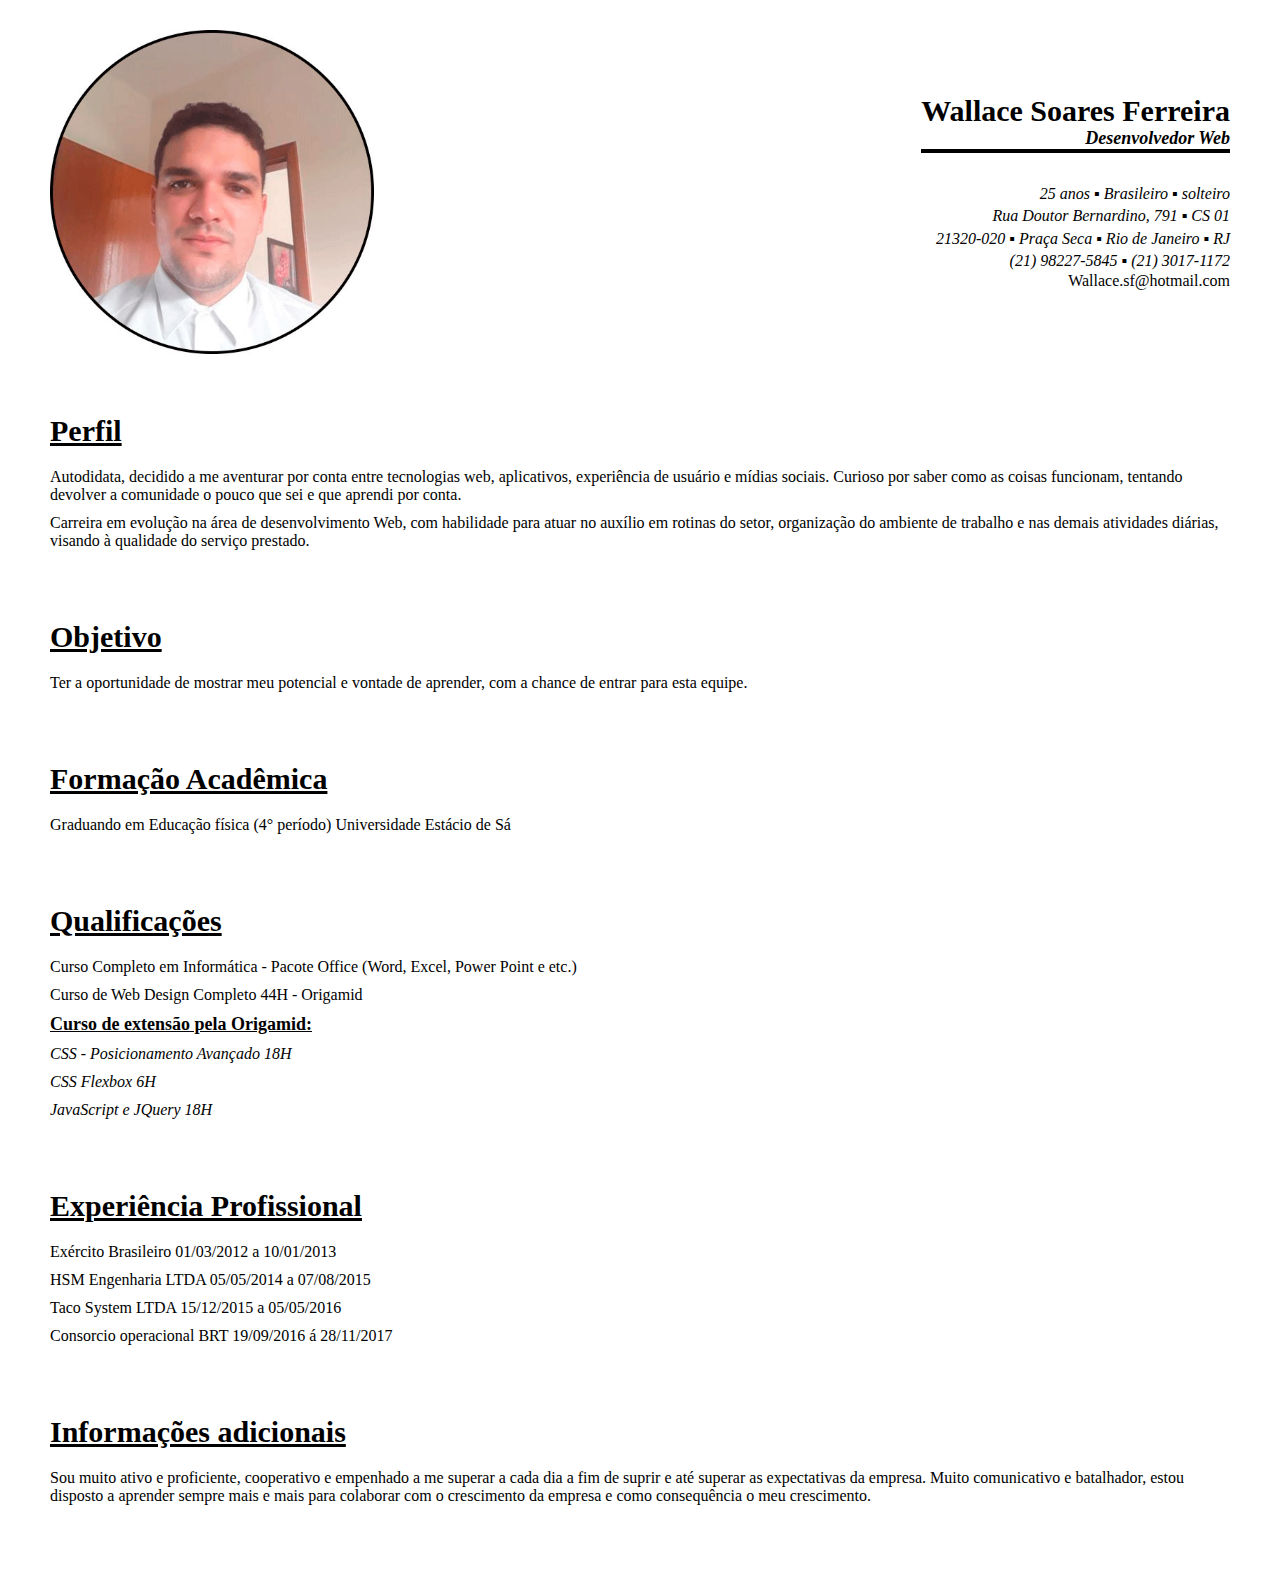
<file: curriculo/index.html>
<!DOCTYPE html>
<html lang="pt-br">
	<head>
		<meta charset="utf-8">
		<title>Currículo</title>
		<meta name="description" content="DESCRIÇÃO RAPIDA GOOGLE">

		<meta property="og:type" content="website"/>
		<meta property="og:title" content=""/>
		<meta property="og:description" content="DESCRIÇÃO RAPIDA GOOGLE"/>
		<meta property="og:url" content="url do site"/>
		<meta property="og:image" content="http://site.com/img/.........."/>

		<meta name="viewport" content="width=device-width, initial-scale=1, shrink-to-fit=no">

		<link rel="shortcut icon" href="favicon.ico">

		<link href="https://fonts.googleapis.com/css?family=Roboto:400,500,700" rel="stylesheet">
		<link rel="stylesheet" href="css/style.css">
	</head>
	<body>
		<section class="cabecalho content">
			<div>
				<img src="../img/foto-curriculo.jpg" alt="Foto Currículo">
			</div>
			<div class="box-info">
				<div class="info">
					<p>Wallace Soares Ferreira</p>
					<span>Desenvolvedor Web</span>
				</div>
				<div class="info-2">
					<p>25 anos ▪ Brasileiro ▪ solteiro<br> Rua Doutor Bernardino, 791 ▪ CS 01<br> 21320-020 ▪ Praça Seca ▪ Rio de Janeiro ▪ RJ<br>(21) 98227-5845 ▪ (21) 3017-1172</p>
					<span>Wallace.sf@hotmail.com</span>
				</div>
			</div>
		</section>

		<section class="info-geral  content">
			<h1>Perfil</h1>
			<ul>
				<li>Autodidata, decidido a me aventurar por conta entre tecnologias web, aplicativos, experiência de usuário e mídias sociais. Curioso por saber como as coisas funcionam, tentando devolver a comunidade o pouco que sei e que aprendi por conta. </li>
				<li>Carreira em evolução na área de desenvolvimento Web, com habilidade para atuar no auxílio em rotinas do setor, organização do ambiente de trabalho e nas demais atividades diárias, visando à qualidade do serviço prestado.</li>
			</ul>
		</section>

		<section class=" info-geral content">
			<h1>Objetivo</h1>
			<ul>
				<li>Ter a oportunidade de mostrar meu potencial e vontade de aprender, com a chance de entrar para esta equipe.</li>
			</ul>
		</section>

		<section class="info-geral  content">
			<h1>Formação Acadêmica</h1>
			<ul>
				<li>Graduando em Educação física (4° período)   Universidade Estácio de Sá</li>
			</ul>
		</section>

		<section class="info-geral  content">
			<h1>Qualificações</h1>
			<ul>
				<li>Curso Completo em Informática - Pacote Office (Word, Excel, Power Point e etc.) </li>
				<li>Curso de Web Design Completo 44H - Origamid </li>
				<li class="curso">Curso de extensão pela Origamid: </li>
				<li class="extensao">CSS - Posicionamento Avançado 18H </li>
				<li class="extensao">CSS Flexbox 6H </li>
				<li class="extensao">JavaScript e JQuery 18H</li>
			</ul>
		</section>

		<section class="info-geral content">
			<h1>Experiência Profissional</h1>
			<ul>
				<li>Exército Brasileiro 01/03/2012 a 10/01/2013</li>
				<li>HSM Engenharia LTDA 05/05/2014 a 07/08/2015</li>
				<li>Taco System LTDA 15/12/2015 a 05/05/2016</li>
				<li>Consorcio operacional BRT 19/09/2016 á 28/11/2017</li>
			</ul>
		</section>

		<section class="info-geral  content">
			<h1>Informações adicionais</h1>
			<ul>
				<li>Sou muito ativo e proficiente, cooperativo e empenhado a me superar a cada dia a fim de suprir e até superar as expectativas da empresa. Muito comunicativo e batalhador, estou disposto a aprender sempre mais e mais para colaborar com o crescimento da empresa e como consequência o meu crescimento. </li>
			</ul>
		</section>














  </body>
</html>
</file>
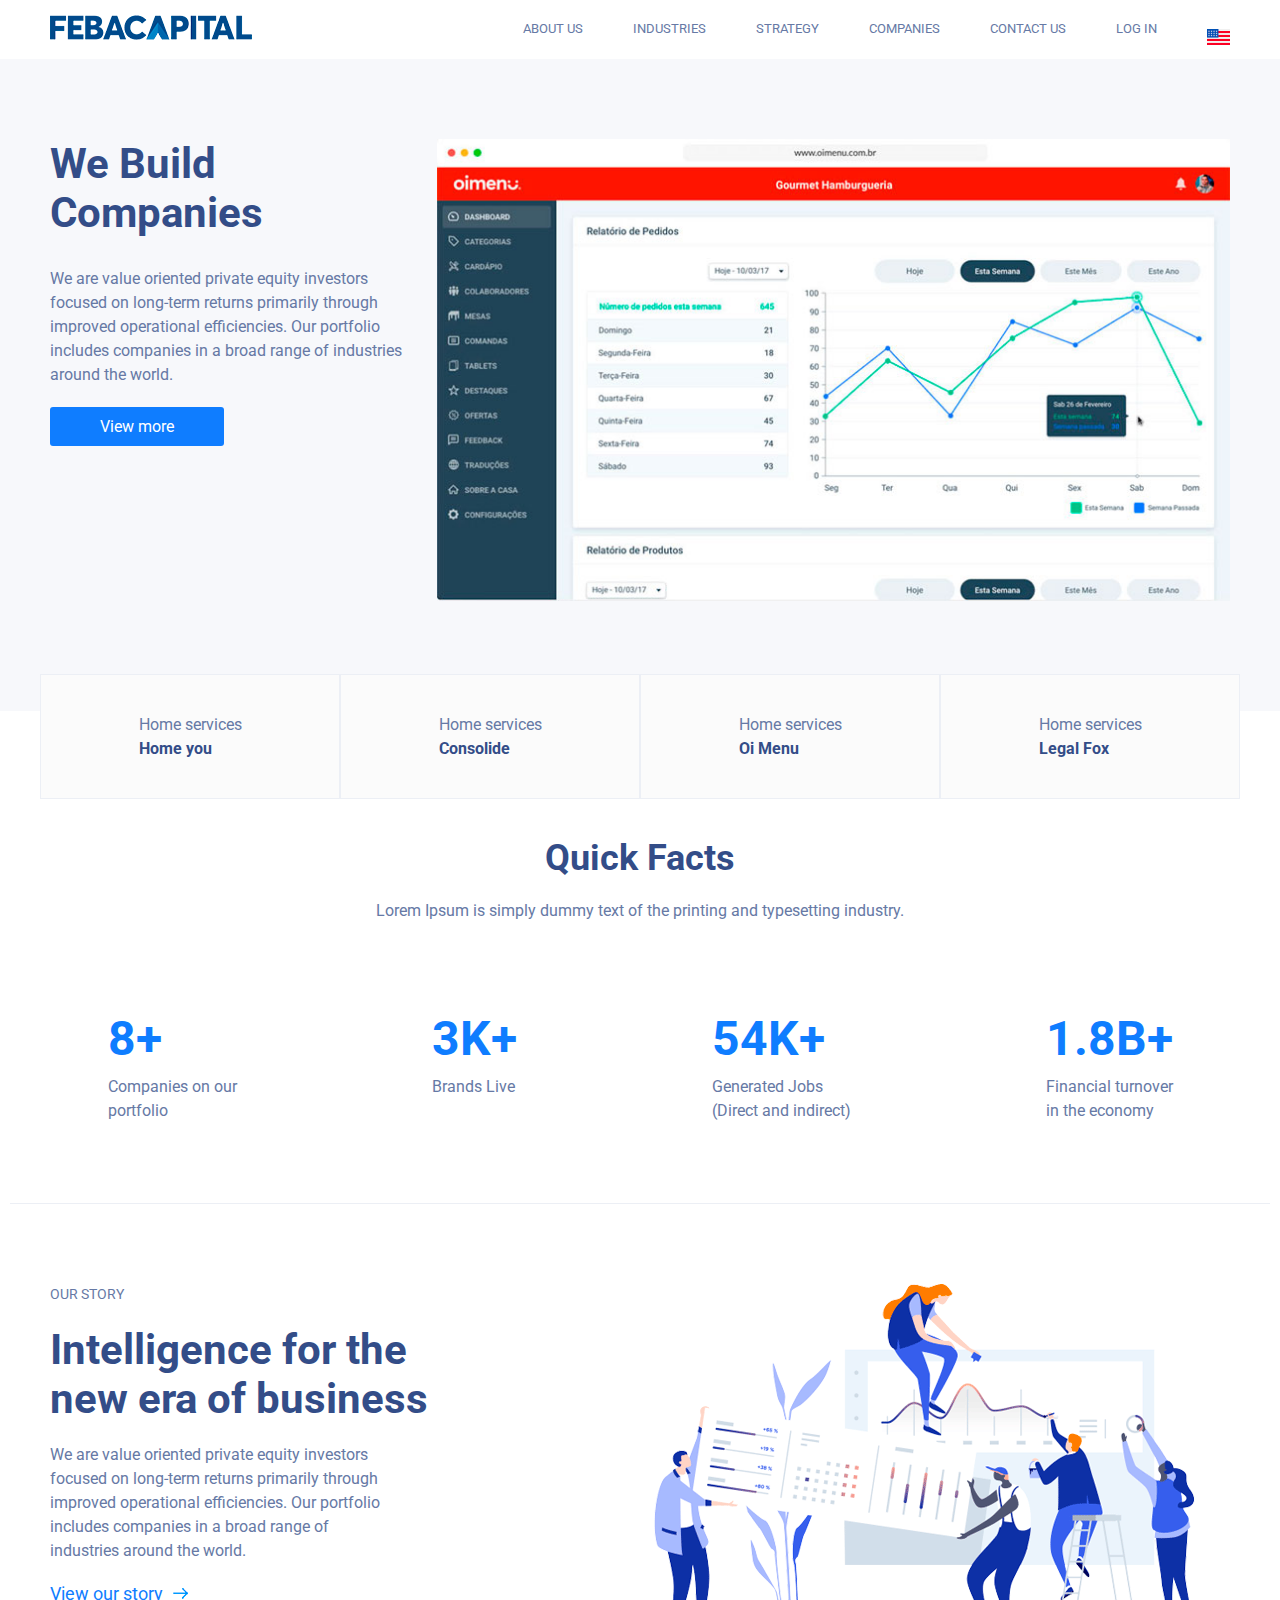
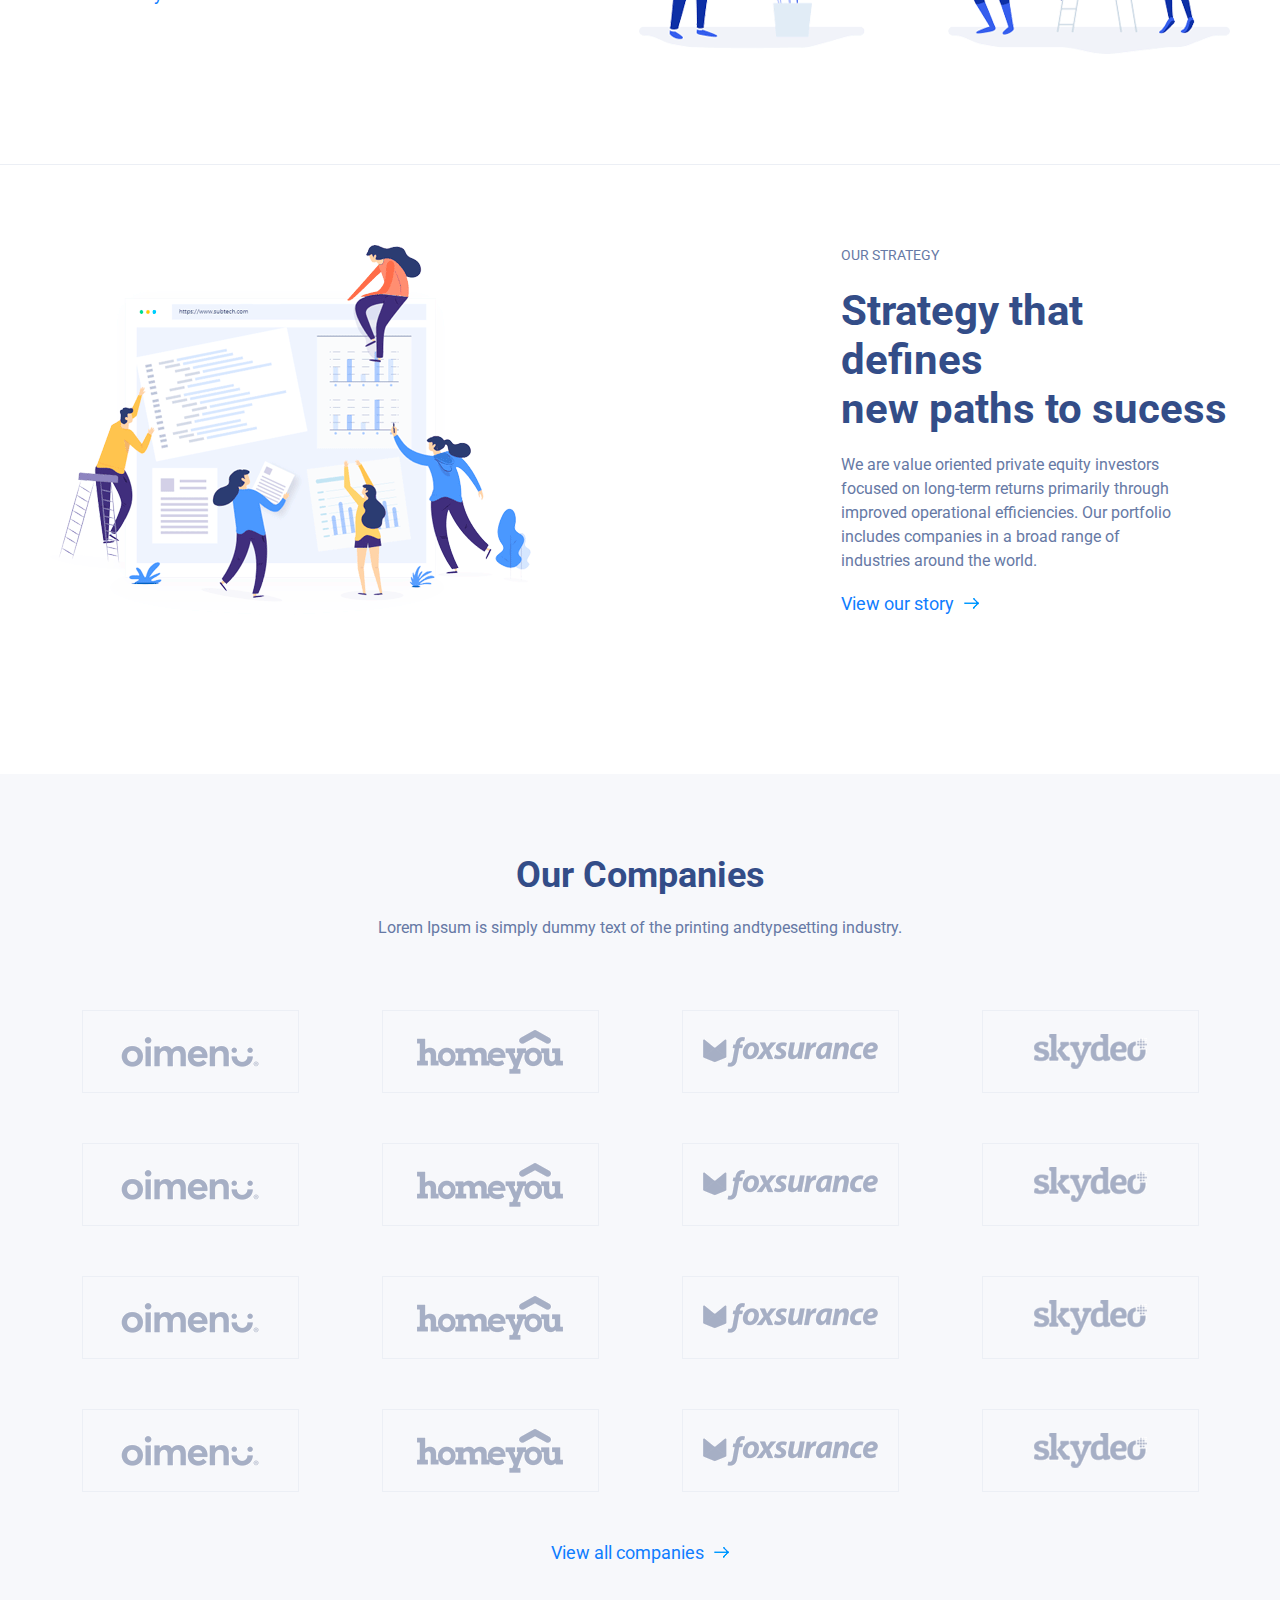
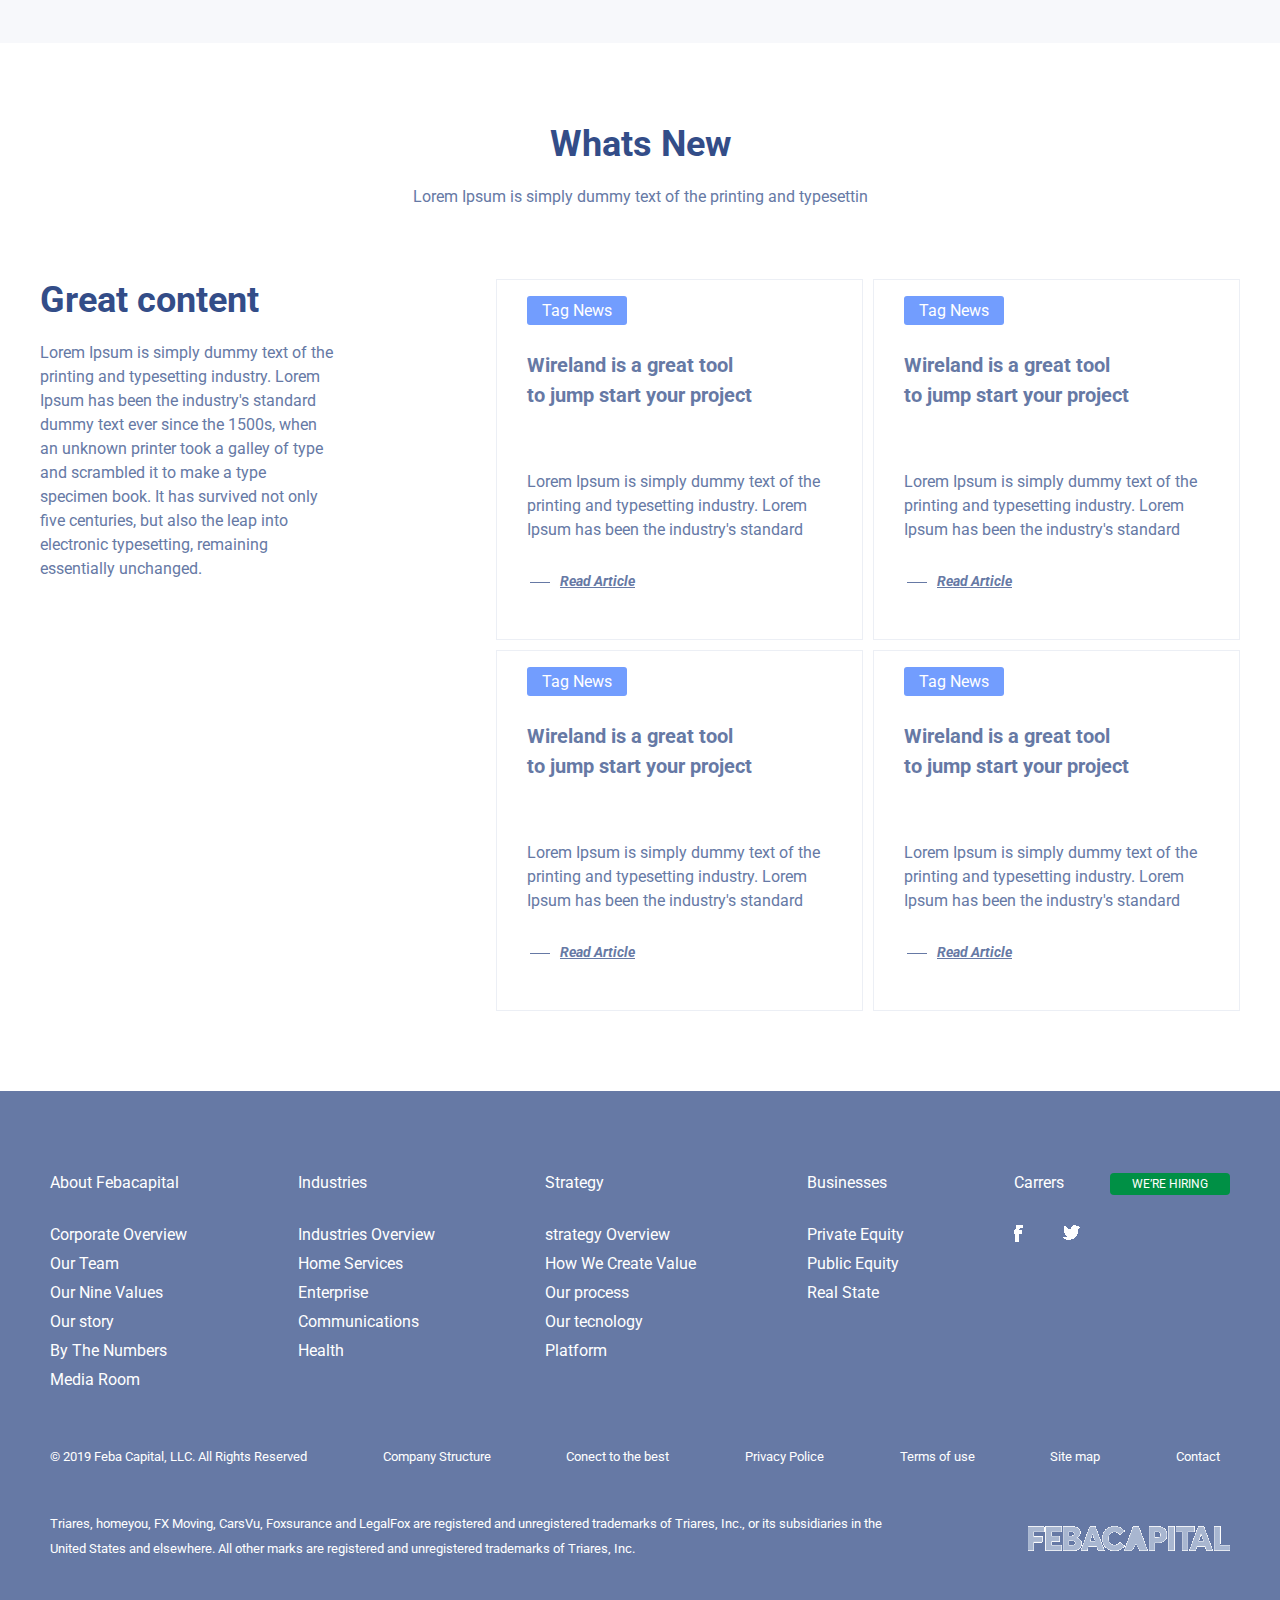
<file: febacapital/index.html>
<!DOCTYPE html>
<html lang="pt-br">
	<head>
		<meta charset="utf-8">
		<title>Febacapital</title>
		<meta name="description" content="DESCRIÇÃO RAPIDA GOOGLE">

		<meta property="og:type" content="website"/>
		<meta property="og:title" content=""/>
		<meta property="og:description" content="DESCRIÇÃO RAPIDA GOOGLE"/>
		<meta property="og:url" content="url do site"/>
		<meta property="og:image" content="http://site.com/img/.........."/>

		<meta name="viewport" content="width=device-width, initial-scale=1, shrink-to-fit=no">

		<link rel="shortcut icon" href="favicon.ico">

		<link href="https://fonts.googleapis.com/css?family=Roboto:400,500,700" rel="stylesheet">
		<link rel="stylesheet" href="css/style.css">
		<link rel="stylesheet" href="css/responsivo.css">
	</head>
	<body>
		<header class="header-fixed">
			<div class="content header">
				<div class="logo">
					<a href="#"><img src="img/logo.png" alt="Logo Febacapital"></a>
				</div>
				<span class="mobile-btn"></span>
				<nav class="menu mobile-menu">
					<ul>
						<li><a href="#">About us</a></li>
						<li><a href="#">Industries</a></li>
						<li><a href="#">Strategy</a></li>
						<li><a href="#">Companies</a></li>
						<li><a href="#">Contact us</a></li>
						<li><a href="#">Log in</a></li>
						<li class="usa"><a href="#"><img src="img/usa.png" alt="Bandeira USA"></a></li>
					</ul>
				</nav>
			</div>
		</header>

		<section class="intro">
			<div class="content intro-2">
				<div class="bloco-1">
					<h2>We Build<br>Companies</h2>
					<p>We are value oriented private equity investors<br>focused on long-term returns primarily through<br>improved operational efficiencies. Our portfolio<br>includes companies in a broad range of industries<br>around the world.</p>
					<div class="btn-intro"> <a href="#">View more</a></div>
				</div>
				<div class="bloco-2">
					<img src="img/grafico-2.jpg" alt="Background principal">
				</div>
			</div>
		</section>

		<section class="info">
			<div class="btn-relative">
				<div class="btn">
					<a href="#">
						<p>Home services</p>
						<span>Home you</span>
					</a>
				</div>
				<div class="btn">
					<a href="#">
						<p>Home services</p>
						<span>Consolide</span>
					</a>
				</div> 
				<div class="btn">
					<a href="#">
						<p>Home services</p>
						<span>Oi Menu</span>
					</a>
				</div>
				<div class="btn">
					<a href="#">
						<p>Home services</p>
						<span>Legal Fox</span>
					</a>
				</div>
			</div>

			<div class="quick">
				<h2>Quick Facts</h2>
				<p>Lorem Ipsum is simply dummy text of the printing and typesetting industry.</p>
			</div>

			<div class="numeros">
				<div class="info-numeros">
					<span>8+</span>
					<p>Companies on our<br>portfolio</p>
				</div>
				<div class="info-numeros">
					<span>3K+</span>
					<p>Brands Live</p>
				</div>
				<div class="info-numeros">
					<span>54K+</span>
					<p>Generated Jobs <br>(Direct and indirect)</p>
				</div>
				<div class="info-numeros">
					<span>1.8B+</span>
					<p>Financial turnover <br>in the economy</p>
				</div>
			</div>
		</section>

		<section>
			<div class="content conteudo">
				<div class="bloco-a">
					<span>Our Story</span>
					<h2>Intelligence for the<br>new era of business</h2>
					<p>We are value oriented private equity investors focused on long-term returns primarily through improved operational efficiencies. Our portfolio includes companies in a broad range of industries around the world.</p>
					<div class="view">
						<a href="#">View our story</a>
						<img src="img/seta.png" alt="Seta">
					</div>
				</div>
				<div class="bloco-b">
					<img src="img/pessoas.png" alt="Pessoas projeto">
				</div>
			</div>
			<div class="borda"></div>
		</section>

		<section>
			<div class="content conteudo">
				<div class="order">
					<img src="img/pessoas-2.png" alt="Pessoas projeto">
				</div>
				<div class="bloco-a">
					<span>Our Strategy</span>
					<h2>Strategy that defines<br>new paths to sucess</h2>
					<p>We are value oriented private equity investors focused on long-term returns primarily through improved operational efficiencies. Our portfolio includes companies in a broad range of industries around the world.</p>
					<div class="view">
						<a href="#">View our story</a>
						<div>
							<img src="img/seta.png" alt="Seta">
						</div>
					</div>
				</div>
			</div>
		</section>

		<section class="secao-5">
				<h2>Our Companies</h2>
				<p>Lorem Ipsum is simply dummy text of the printing andtypesetting industry.</p>
				<div class="content imagens">
					<div>
						<ul class="btn-2">
							<li><a href="#"><img src="img/oimenu.png" alt=""></a></li>
							<li><a href="#"><img src="img/oimenu.png" alt=""></a></li>
							<li><a href="#"><img src="img/oimenu.png" alt=""></a></li>
							<li><a href="#"><img src="img/oimenu.png" alt=""></a></li>
						</ul>
					</div>

					<div>
						<ul class="btn-2">
							<li><a href="#"><img src="img/home.png" alt=""></a></li>
							<li><a href="#"><img src="img/home.png" alt=""></a></li>
							<li><a href="#"><img src="img/home.png" alt=""></a></li>
							<li><a href="#"><img src="img/home.png" alt=""></a></li>
						</ul>
					</div>

					<div>
						<ul class="btn-2">
							<li><a href="#"><img src="img/fox.png" alt=""></a></li>
							<li><a href="#"><img src="img/fox.png" alt=""></a></li>
							<li><a href="#"><img src="img/fox.png" alt=""></a></li>
							<li><a href="#"><img src="img/fox.png" alt=""></a></li>
						</ul>
					</div>

					<div>
						<ul class="btn-2">
							<li><a href="#"><img src="img/sky.png" alt=""></a></li>
							<li><a href="#"><img src="img/sky.png" alt=""></a></li>
							<li><a href="#"><img src="img/sky.png" alt=""></a></li>
							<li><a href="#"><img src="img/sky.png" alt=""></a></li>
						</ul>
					</div>
				</div>
				<div class="view view-2">
					<a href="#">View all companies</a>
					<div>
						<img src="img/seta.png" alt="Seta">
					</div>
				</div>
		</section>

		<section class="secao-6">
			<h2>Whats New</h2>
			<p>Lorem Ipsum is simply dummy text of the printing and typesettin</p>
			<div class="baloon content">
				<div class="balao">
					<h2>Great content</h2>
					<p>Lorem Ipsum is simply dummy text of the printing and typesetting industry. Lorem Ipsum has been the industry's standard dummy text ever since the 1500s, when an unknown printer took a galley of type and scrambled it to make a type specimen book. It has survived not only five centuries,	but also the leap into electronic typesetting, remaining essentially unchanged.  </p>
				</div>

				<div class="grupo">
					<div>
						<div class="balao-1 margem-balao">
							<div><a href="#">Tag News</a></div>
							<span>Wireland is a great tool<br>to jump start your project</span>
							<p>Lorem Ipsum is simply dummy text of the<br> printing and typesetting industry. Lorem<br> Ipsum has been the industry's standard</p>
							<cite>Read Article</cite>
						</div>

						<div class="balao-1">
							<div><a href="#">Tag News</a></div>
							<span>Wireland is a great tool<br>to jump start your project</span>
							<p>Lorem Ipsum is simply dummy text of the<br> printing and typesetting industry. Lorem<br> Ipsum has been the industry's standard</p>
							<cite>Read Article</cite>
						</div>
					</div>


					
					<div>
						<div class="balao-1 margem-balao-2">
							<div><a href="#">Tag News</a></div>
							<span>Wireland is a great tool<br>to jump start your project</span>
							<p>Lorem Ipsum is simply dummy text of the<br> printing and typesetting industry. Lorem<br> Ipsum has been the industry's standard</p>
							<cite>Read Article</cite>
						</div>
					
						<div class="balao-1">
							<div><a href="#">Tag News</a></div>
							<span>Wireland is a great tool<br>to jump start your project</span>
							<p>Lorem Ipsum is simply dummy text of the<br> printing and typesetting industry. Lorem<br> Ipsum has been the industry's standard</p>
							<cite>Read Article</cite>
						</div>
					</div>
				</div>
			</div>
		</section>

		<footer class="footer">
			<div class="info content">
				<div class="footer-info">
					<p>About Febacapital</p>
					<ul>
						<li>Corporate Overview</li>
						<li>Our Team</li>
						<li>Our Nine Values</li>
						<li>Our story</li>
						<li>By The Numbers</li>
						<li>Media Room</li>
					</ul>
				</div>

				<div class="footer-info">
					<p>Industries</p>
					<ul>
						<li>Industries Overview</li>
						<li>Home Services</li>
						<li>Enterprise</li>
						<li>Communications</li>
						<li>Health</li>
					</ul>
				</div>

				<div class="footer-info">
					<p>Strategy</p>
					<ul>
						<li>strategy Overview</li>
						<li>How We Create Value</li>
						<li>Our process</li>
						<li>Our tecnology</li>
						<li>Platform</li>
					</ul>
				</div>

				<div class="footer-info">
					<p>Businesses</p>
					<ul>
						<li>Private Equity</li>
						<li>Public Equity</li>
						<li>Real State</li>
					</ul>
				</div>

				<div class="info-redes">
					<div class="redes">
						<p>Carrers</p>
						<ul class="redes-sociais">
							<li class="face"><a href="https://www.facebook.com/" target="_blank"> <img src="img/facebook.png" alt="Facebook Febacapital"></a></li>
							<li class="insta"><a href="https://www.instagram.com/" target="_blank"><img src="img/instagram.png" alt="Instagram febacapital"></a></li>
						</ul>
					</div>
					
					<span class="btn-footer"><a href="#">We’re Hiring</a></span>
				</div>
				
				
			</div>

			<div>
				<ul class="footer-2	content">
					<li>© 2019 Feba Capital, LLC. All Rights Reserved</li>
					<li>Company Structure</li>
					<li>Conect to the best</li>
					<li>Privacy Police</li>
					<li>Terms of use</li>
					<li>Site map</li>
					<li>Contact</li>
				</ul>
			</div>
			<div class="footer-3 content">
				<div class="">
					<p>Triares, homeyou, FX Moving, CarsVu, Foxsurance and LegalFox are registered and unregistered trademarks of Triares, Inc., or its subsidiaries in the</p>
					<p>United States and elsewhere.  All other marks are registered and unregistered trademarks of Triares, Inc.</p>
				</div>
				<div>
					<a href="#"><img src="img/logo-footer.png" alt="Logo"></a>
				</div>
			</div>




		</footer>
		<!-- Javascript -->
		<script src="js/libs/jquery-3.1.1.min.js"></script>
		<script src="js/main.js"></script>
		<!-- Javascript -->
		
	</body>
</html>
</file>
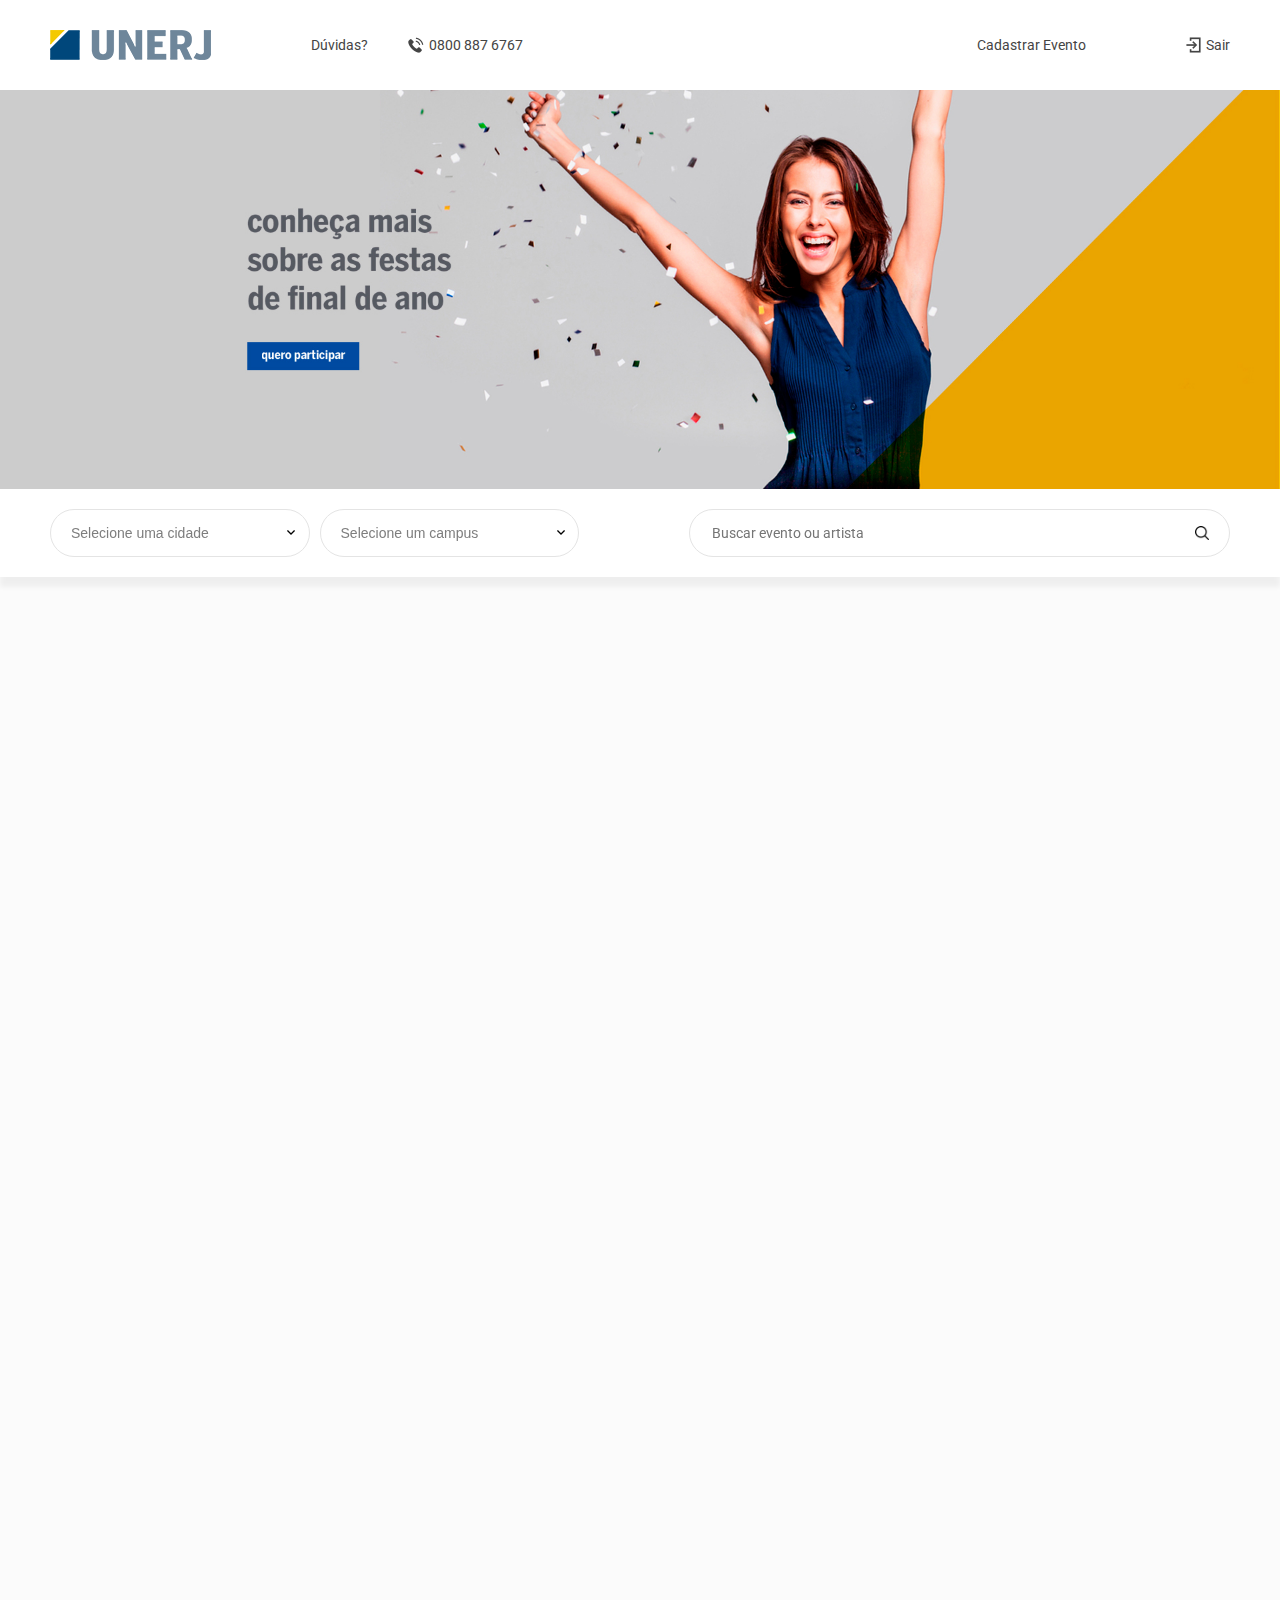
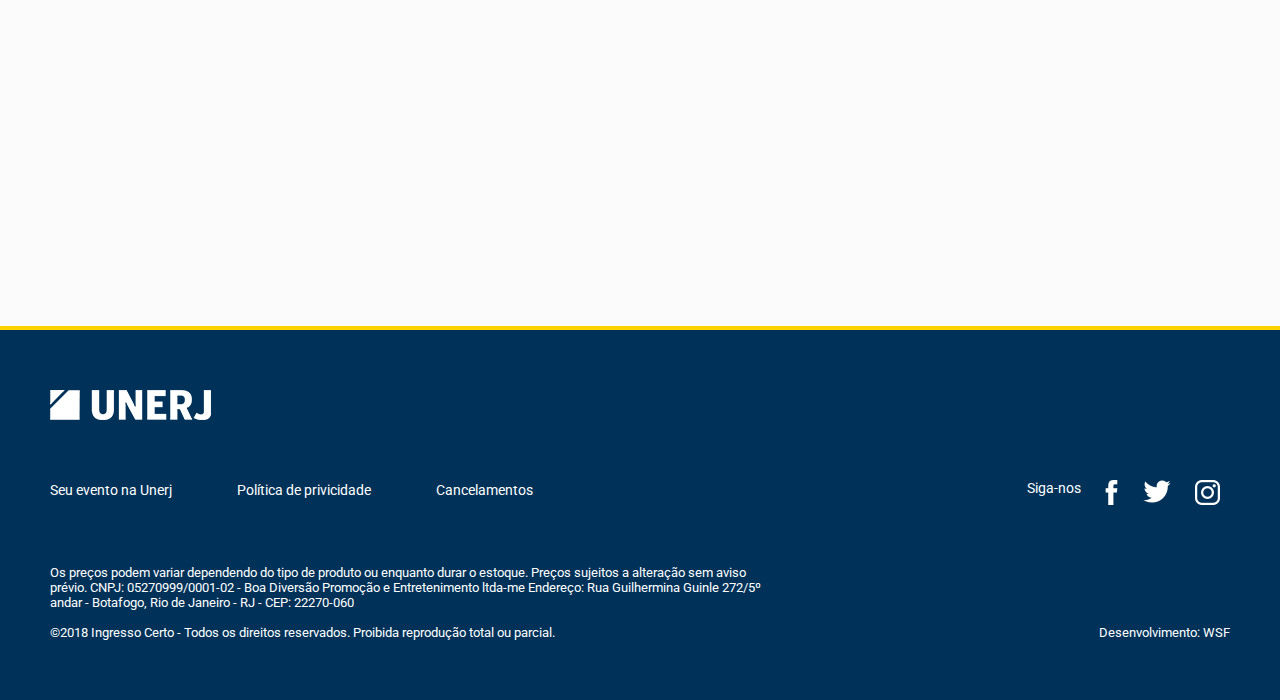
<file: unerj/index.html>
<!DOCTYPE html>
<html lang="pt-br">
	<head>
		<meta charset="utf-8">
		<title>Unerj Eventos</title>
		<meta name="description" content="DESCRIÇÃO RAPIDA GOOGLE">

		<meta property="og:type" content="website"/>
		<meta property="og:title" content="Unerj Eventos"/>
		<meta property="og:description" content="DESCRIÇÃO RAPIDA GOOGLE"/>
		<meta property="og:url" content="url do site"/>
		<meta property="og:image" content="http://site.com/img/.........."/>

		<meta name="viewport" content="width=device-width, initial-scale=1, shrink-to-fit=no">

		<link rel="shortcut icon" href="favicon.ico">

		<link href="https://fonts.googleapis.com/css?family=Roboto:400,500,700" rel="stylesheet">
		<link rel="stylesheet" href="css/style.css">
		<link rel="stylesheet" href="css/responsivo.css">
	</head>
	<body>
		
		<!-- HEADER-->

		<header class="header">
			<div class="logo">
				<a href="#"><img src="img/logo.png" alt="Logo Unerj"></a>
			</div>
			<div class="info-header">
				<p class="btn-mobile">Dúvidas?</p>
				<div class="fone btn-mobile">
					<img src="img/fone.png" alt="icone-telefone">
					<a href="#">0800 887 6767</a>
				</div>
			</div>

			<div class="info-header-2">
				<a class="btn-mobile" href="#">Cadastrar Evento</a>
				<div class="sair btn-mobile">
					<img src="img/sair.png" alt="icone-sair">
					<a href="#">Sair</a>
				</div>
			</div>
		</header>
		
		<!-- BACKGROUND-->

		<div class="bg-home">
			<ul class="rslides">
				<li>
					<img src="img/bg-banner.jpg" alt="Banner-Unerj">
				</li>
				<li>
					<img src="img/bg-banner-02.jpg" alt="Banner-Unerj">
				</li>
			</ul>
		</div>
		
		<!-- BARRA DE PESQUISA-->
		
		<section class="barra-pesquisa">
			<div class="barra-container">
				<div class="select">
					<select class="btn">
				 	 <option value="selecione-uma-cidade" selected="selected">Selecione uma cidade</option>
				  	<option value="rio-de-janeiro">Rio de Janeiro</option>
				  	<option value="sao-paulo">São Paulo</option>
				  	<option value="minas-gerais">Minas Gerais</option>
				  	<option value="rio-grande-do-sul">Rio Grande do Sul</option>
					</select>
					<select class="btn">
					  <option value="selecione-um-campus" selected="selected">Selecione um campus</option>
					  <option value="rio-de-janeiro">Rio de Janeiro</option>
					  <option value="sao-paulo">São Paulo</option>
					  <option value="minas-gerais">Minas Gerais</option>
					  <option value="rio-grande-do-sul">Rio Grande do Sul</option>
					</select>
				</div>
				<div class="btn-procura">
					<input autocomplete="on" type="text" name="search" placeholder="Buscar evento ou artista ">
					<button><img alt="" src="img/lupa.png"></button>
				</div>
			</div>
		</section>
		
		<!-- INTRODUÇÃO-->

		<section class="intro">

				<div class="intro-fundo anime">
					<div class="card-1">
						<div >
							<img src="img/alok-slide.jpg" alt="Atração principal Alok">
						</div>
					</div>
					<div class="data-evento">
						<div class="data-1">
							<span>20</span>
							<p>Sábado</p>
						</div>
						<p class="data-2">Dez</p>
					</div>
					<div class="card-2">
						<h1 class="">Show Do Alok</h1>
						<div class="local">
							<span><img src="img/localiza.png" alt="localização-evento">Campus Rio Grande II</span>
							<span class="">ID:#254621</span>
						</div>
						<p>Preparados para a explosão? O fenômeno ALOK está de volta à temporada de verão do Privilège Búzios. Em janeiro, um super long set nesta viagem sem fim na cabine da Orla Bardot.</p>
						<div class="botoes">
							<a class="btn-2" href="#">Confirmar Presença</a>
							<a class="btn-3" href="eventos-detalhes.html">Ver Mais Detalhes</a>
						</div>
					</div>
				</div>

				<div class="intro-fundo anime">
					<div class="card-1">
						<div >
							<img src="img/alok-slide.jpg" alt="Atração principal Alok">
						</div>
					</div>
					<div class="data-evento">
						<div class="data-1">
							<span>20</span>
							<p>Sábado</p>
						</div>
						<p class="data-2">Dez</p>
					</div>
					<div class="card-2">
						<h1 class="">Show Do Alok</h1>
						<div class="local">
							<span><img src="img/localiza.png" alt="localização-evento">Campus Rio Grande II</span>
							<span class="">ID:#254621</span>
						</div>
						<p>Preparados para a explosão? O fenômeno ALOK está de volta à temporada de verão do Privilège Búzios. Em janeiro, um super long set nesta viagem sem fim na cabine da Orla Bardot.</p>
						<div class="botoes">
							<a class="btn-2" href="#">Confirmar Presença</a>
							<a class="btn-3" href="eventos-detalhes.html">Ver Mais Detalhes</a>
						</div>
					</div>
				</div>

				<div class="intro-fundo anime">
					<div class="card-1">
						<div >
							<img src="img/alok-slide.jpg" alt="Atração principal Alok">
						</div>
					</div>
					<div class="data-evento">
						<div class="data-1">
							<span>20</span>
							<p>Sábado</p>
						</div>
						<p class="data-2">Dez</p>
					</div>
					<div class="card-2">
						<h1 class="">Show Do Alok</h1>
						<div class="local">
							<span><img src="img/localiza.png" alt="localização-evento">Campus Rio Grande II</span>
							<span class="">ID:#254621</span>
						</div>
						<p>Preparados para a explosão? O fenômeno ALOK está de volta à temporada de verão do Privilège Búzios. Em janeiro, um super long set nesta viagem sem fim na cabine da Orla Bardot.</p>
						<div class="botoes">
							<a class="btn-2" href="#">Confirmar Presença</a>
							<a class="btn-3" href="eventos-detalhes.html">Ver Mais Detalhes</a>
						</div>
					</div>
				</div>

		</section>
		
		<!-- FOOTER-->

		<footer class="footer">
			<div class="footer-container">
				<div class="logo-footer">
					<img src="img/logo-footer.png" alt="Logo-footer">
				</div>
				<div class="info-geral">
					<nav class="info-footer">
						<ul>
							<li><a href="#">Seu evento na Unerj</a></li>
							<li class="link-redes"><a href="#">Política de privicidade</a></li>
							<li><a href="#">Cancelamentos</a></li>
						</ul>
					</nav>
					<div class="redes-sociais">
						<p>Siga-nos</p>
						<a href="https://www.facebook.com/" target="_blank"><img alt= "facebook" src="img/facebook.png"></a>
						<a href="https://twitter.com/" target="_blank"><img  class="twitter" alt= "twitter" src="img/twitter.png"></a>
						<a href="https://www.instagram.com/" target="_blank"><img alt= "instagram"  src="img/insta.png"></a>
					</div>
				</div>
				<div class="info-geral-2">
					<p>Os preços podem variar dependendo do tipo de produto ou enquanto durar o estoque. Preços sujeitos a alteração sem aviso prévio. 
					CNPJ: 05270999/0001-02 - Boa Diversão Promoção e Entretenimento ltda-me 
					Endereço: Rua Guilhermina Guinle 272/5º andar - Botafogo, Rio de Janeiro - RJ - CEP: 22270-060
					<br><br>
					©2018 Ingresso Certo - Todos os direitos reservados. Proibida reprodução total ou parcial.</p>
					<a href="#">Desenvolvimento: WSF</a>
				</div>

			</div>
		</footer>		
		<!-- Javascript -->
		<script src="js/libs/jquery-3.1.1.min.js"></script>
		<script src="js/plugins.js"></script>
		<script src="js/main.js"></script>
		<!-- Javascript -->
	</body>
</html>
</file>
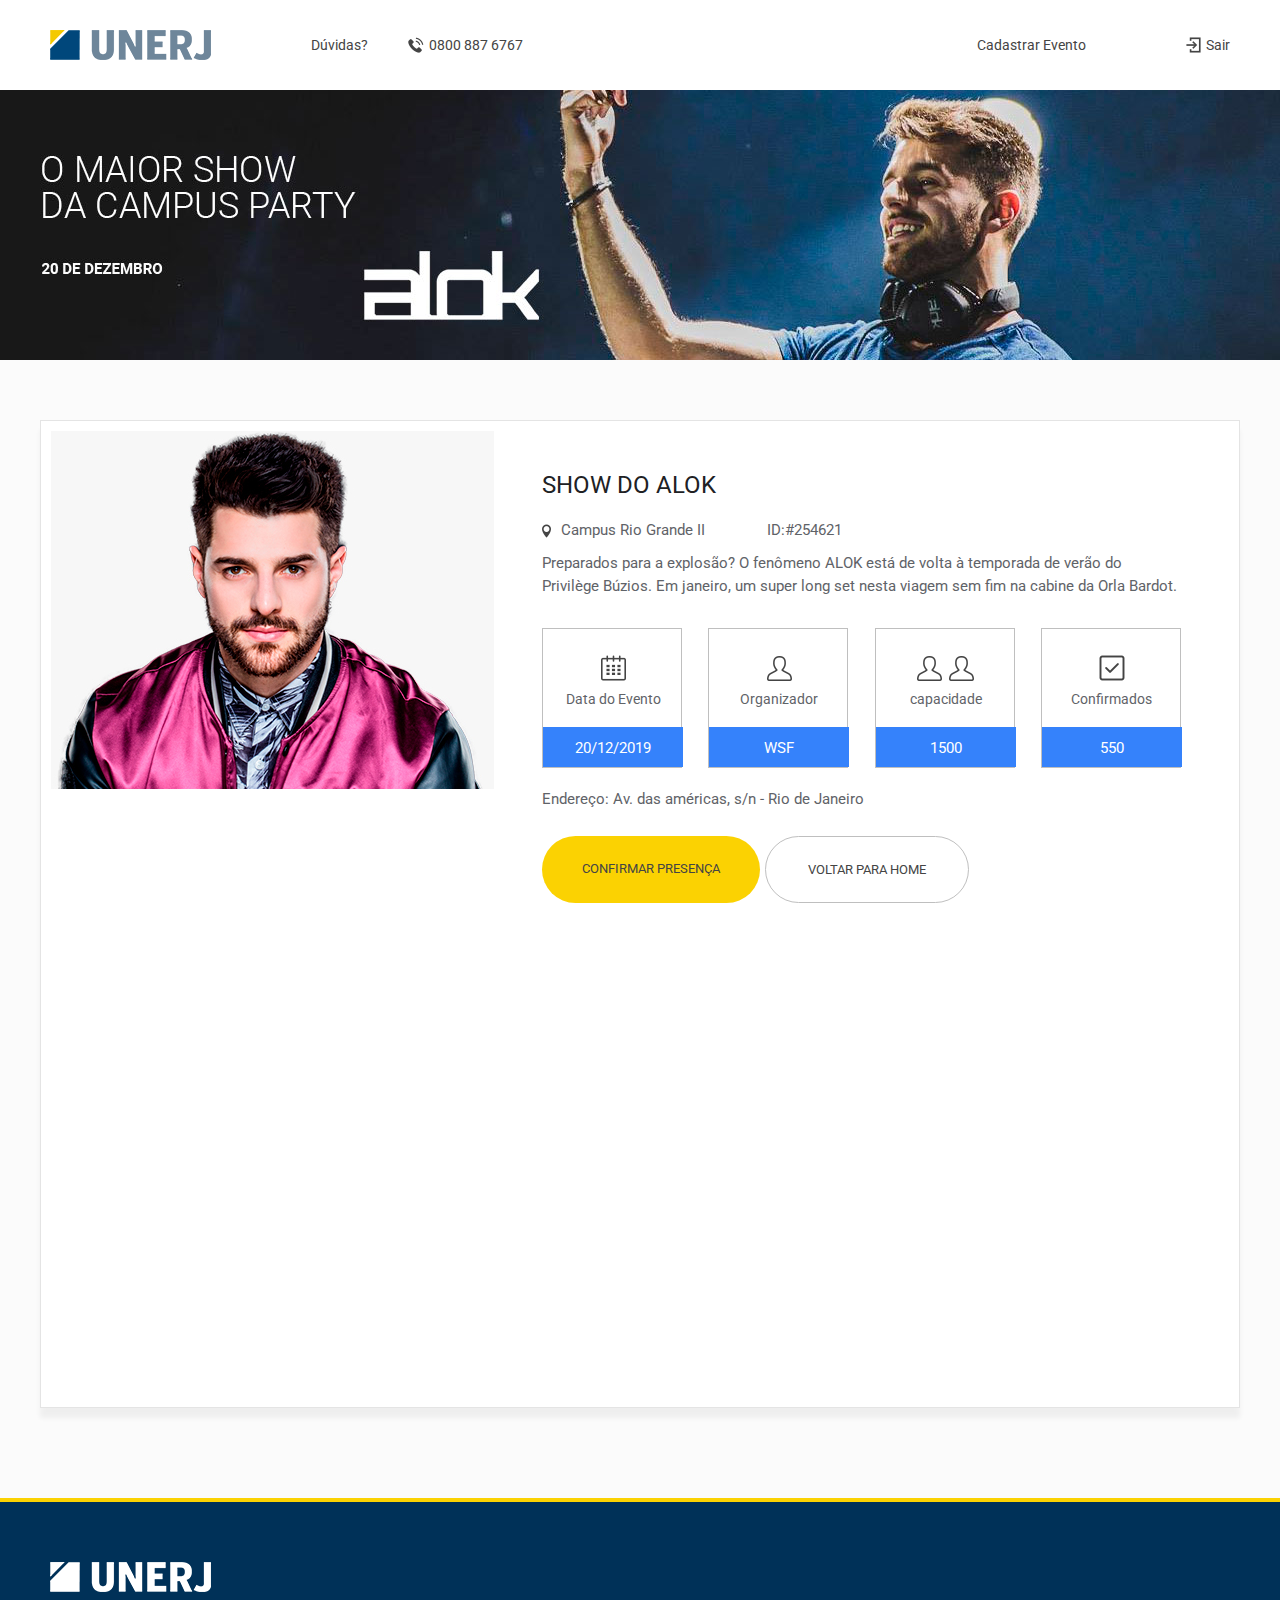
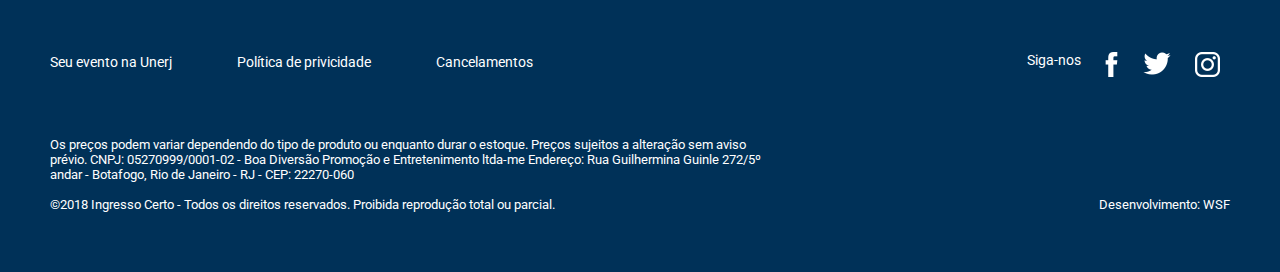
<file: unerj/eventos-detalhes.html>
<!DOCTYPE html>
<html lang="pt-br">
	<head>
		<meta charset="utf-8">
		<title>Unerj Detalhes</title>
		<meta name="description" content="DESCRIÇÃO RAPIDA GOOGLE">

		<meta property="og:type" content="website"/>
		<meta property="og:title" content="Unerj Detalhes"/>
		<meta property="og:description" content="DESCRIÇÃO RAPIDA GOOGLE"/>
		<meta property="og:url" content="url do site"/>
		<meta property="og:image" content="http://site.com/img/.........."/>

		<meta name="viewport" content="width=device-width, initial-scale=1, shrink-to-fit=no">

		<link rel="shortcut icon" href="favicon.ico">

		<link href="https://fonts.googleapis.com/css?family=Roboto:400,500,700" rel="stylesheet">
		<link rel="stylesheet" href="css/style.css">
		<link rel="stylesheet" href="css/responsivo.css">
	</head>
	<body>
		<!-- HEADER-->

		<header class="header">
			<div class="logo">
				<a href="#"><img src="img/logo.png" alt="Logo Unerj"></a>
			</div>
			<div class="info-header">
				<p class="btn-mobile">Dúvidas?</p>
				<div class="fone btn-mobile">
					<img src="img/fone.png" alt="icone-telefone">
					<a href="#">0800 887 6767</a>
				</div>
			</div>

			<div class="info-header-2">
				<a class="btn-mobile" href="#">Cadastrar Evento</a>
				<div class="sair btn-mobile">
					<img src="img/sair.png" alt="icone-sair">
					<a href="#">Sair</a>
				</div>
			</div>
		</header>

		<!-- BACKGROUND-->

		<div class="bg-eventos">

		</div>

		<!-- INTRODUÇÃO-->
		<section class="intro">
			<div class="intro-eventos">
				<div class="geral">
					<div class="card-eventos">
							<img src="img/alok-slide.jpg" alt="Atração principal Alok">
					</div>
					<div class="card-eventos-2">
						<div class="card-eventos-2-1">
							<h1>Show Do Alok</h1>
							<div class="localizacao">
								<span><img src="img/localiza.png" alt="localização-evento">Campus Rio Grande II</span>
								<p>ID:#254621</p>
							</div> 
							<p>Preparados para a explosão? O fenômeno ALOK está de volta à temporada de verão do Privilège Búzios. Em janeiro, um super long set nesta viagem sem fim na cabine da Orla Bardot.</p>
						
							<div class="detalhes">
								<div class="data-card">
									<div><img src="img/eventos/logo-data.png" alt="Data Evento"></div>
									<span>Data do Evento</span>
									<p class="data">20/12/2019</p>
								</div>
							
								<div class="data-card">
									<div><img src="img/eventos/logo-org.png" alt="Organizador"></div>
									<span>Organizador</span>
									<p class="data">WSF</p>
								</div>

								<div class="data-card">
									<div><img src="img/eventos/logo-cap.png" alt="Capacidade"></div>
									<span>capacidade</span>
									<p class="data">1500</p>
								</div>

								<div class="data-card">
									<div><img src="img/eventos/logo-conf.png" alt="confirmados"></div>
									<span>Confirmados</span>
									<p class="data">550</p>
								</div>
							</div>
							<p class="endereco">Endereço: Av. das américas, s/n - Rio de Janeiro</p>
							<div class="botao-evento">
								<a class="btn-2" href="#">Confirmar Presença</a>
								<a class="btn-3" href="index.html">Voltar para Home</a>
							</div>
						</div>
					</div>
				</div>
				<div class="mapa">	
					<iframe class="mapa grid-16" src="https://www.google.com/maps/embed?pb=!1m18!1m12!1m3!1d3672.440293582605!2d-43.44031978503255!3d-23.007600584960574!2m3!1f0!2f0!3f0!3m2!1i1024!2i768!4f13.1!3m3!1m2!1s0x9bdd605cd5092d%3A0xb61ab44d0569c724!2sAv.+das+Am%C3%A9ricas%2C+Rio+de+Janeiro+-+RJ!5e0!3m2!1spt-BR!2sbr!4v1546910582429" width="600" height="450" frameborder="0" style="border:0" allowfullscreen></iframe>
				</div>
			</div>

		</section>

		<!-- FOOTER-->

		<footer class="footer">
			<div class="footer-container">
				<div class="logo-footer">
					<img src="img/logo-footer.png" alt="Logo-footer">
				</div>
				<div class="info-geral">
					<nav class="info-footer">
						<ul>
							<li><a href="#">Seu evento na Unerj</a></li>
							<li class="link-redes"><a href="#">Política de privicidade</a></li>
							<li><a href="#">Cancelamentos</a></li>
						</ul>
					</nav>
					<div class="redes-sociais">
						<p>Siga-nos</p>
						<a href="https://www.facebook.com/" target="_blank"><img alt= "facebook" src="img/facebook.png"></a>
						<a href="https://twitter.com/" target="_blank"><img  class="twitter" alt= "twitter" src="img/twitter.png"></a>
						<a href="https://www.instagram.com/" target="_blank"><img alt= "instagram"  src="img/insta.png"></a>
					</div>
				</div>
				<div class="info-geral-2">
					<p>Os preços podem variar dependendo do tipo de produto ou enquanto durar o estoque. Preços sujeitos a alteração sem aviso prévio. 
					CNPJ: 05270999/0001-02 - Boa Diversão Promoção e Entretenimento ltda-me 
					Endereço: Rua Guilhermina Guinle 272/5º andar - Botafogo, Rio de Janeiro - RJ - CEP: 22270-060
					<br><br>
					©2018 Ingresso Certo - Todos os direitos reservados. Proibida reprodução total ou parcial.</p>
					<a href="#">Desenvolvimento: WSF</a>
				</div>

			</div>
		</footer>


			
	</body>
</html>
</file>
<file: febacapital/css/responsivo.css>
/* RESPONSIVO */
@media only screen and (max-width: 998px){
.logo {
  margin-top: 6px;
}
.menu li a{
  margin-left: 0;
}
.usa img{
  margin-left: 0;
}
.order {
  order: 2;
}
/* MENU MOBILE*/
.mobile-btn {
  display: block;
  color:#6679a5;
  width: 36px;
  height: 36px;
  border-top: 4px solid;
  margin: 20px 20px 0 0;
  position: absolute;
  top: 0;
  right: -13px;
  cursor: pointer;
  -webkit-backface-visibility: hidden;
}
.mobile-btn::after, .mobile-btn::before {
  content: "";
  display: block;
  height: 4px;
  margin-top: 6px;
  background: currentColor;
  position: relative;
  transition: transform .2s ease;
}
.mobile-btn.active {
  border-top-color: transparent;
}
.mobile-btn.active::after {
  margin-top: 0px;
  top: 2px;
  transform: rotate(45deg);
}
.mobile-btn.active::before {
  margin-top: 0px;
  top: 6px;
  transform: rotate(135deg);
}

.menu.mobile-menu {
  border: 1px solid;
  position: fixed;
  background: #fff;
  padding: 10px 20px;
  top: 74px;
  right: 10px;
  opacity: 0;
  visibility: hidden;
  transform: translate3d(60px, 0px, 0px);
  transition: .3s;
}
.menu.mobile-menu.active {
  opacity: 1;
  visibility: visible;
  transform: translate3d(0px, 0px, 0px)
}
.menu.mobile-menu ul{
  display: block;
}
.menu.mobile-menu li {
  margin-bottom: 5px;
}
.grupo {
  flex-wrap: wrap;
}
.baloon {
  flex-direction: column;
}
.balao h2 {
  text-align: center;
}
.balao p {
  text-align: center;
  margin: 0 auto 30px auto
}
.conteudo {
  flex-direction: column;
}
.bloco-a {
  max-width: 100%;

}













}

@media only screen and (max-width: 780px){
.bloco-1 {
  text-align: center
}
.btn-intro {
  margin-bottom: 30px;
}
.btn-footer a {
  margin-left: 0px;
}
.margem-balao-2 {
  margin-top: 10px;;
}
.footer-info {
  flex-wrap: wrap;
}

}

@media only screen and (max-width: 567px){
  .btn {
    text-align: center;
  }
  .grupo {
    justify-content: center;
  }
  .margem-balao {
    margin-right: 0;
  }
  .margem-balao-2 {
    margin-top: 10px;;
  }
  .footer-2 {
    flex-direction: column;
  }
  .footer-2 li {
    margin-bottom: 10px;
  }
  .footer-3 div a img {
    margin-top: 10px;
  }

}
</file>
<file: unerj/css/responsivo.css>
/*Estilo para smartphone*/
@media only screen and (max-width: 809px) {
/* HEADER */
.logo{
	margin: 0 auto;
}
.header, .info-header, .info-header-2 { 
	flex-direction: column;
}
.logo {
	margin-bottom: 20px;
}
.info-header p{
	margin-right: 0;
}
.info-header-2 a:nth-child(1){
	margin-right: 0;
}
.sair, .fone {
	justify-content: center;
}
.btn-mobile {
	border: 2px solid #202124;
	width: 161px;
	text-align: center;
	padding: 5px ;
	margin:0 auto 5px auto;
}
.btn-mobile:hover{
	border-color: #fff;
}

/* BARRA DE PESQUISA */
.barra-pesquisa {
	position: static;
}

.barra-container {
	width: 100%;
	flex-direction: column;
}
.select {
	width: 100%;
	flex-direction: column;
}
.btn {
	width: 100%;
	margin: 5px 0 5px 0;
	background-position: 97%;
}
.btn-procura {
	width: 100%;
	margin:5px 0 0 0;
}

/* INTRODUÇÃO */
.intro-fundo {
	flex-direction: column;
}
.data-evento {
	display: none;
}
.card-1 {
  width: 100%;
}
.card-2 p {
	padding-right: 0;
}
.local {
	width: 100%;
}
.local span {
	margin: 20px 10px 0 0;
}
.botoes {
	flex-direction: column;
	width: 100%;
}
.btn-2 {
	max-width: 100%;
	width: 100%;
}
.btn-3 {
	max-width: 100%;
	width: 100%;
	margin-top: 5px;
}

/* FOOTER */
.info-geral {
	flex-direction: column;
}
.redes-sociais {
	width: 100%;
	padding-top: 30px;
	margin-left: 0;
}
.redes-sociais p {
	padding/-right: 0;
}
.info-footer ul {
	width: 100%;
	flex-direction: column;
}
.info-geral-2 a {
	margin-top: 20px;
}
.link-redes {
	margin: 20px 0;
}

}

/* RESPONSIVO - PAGE - EVENTOS */
@media only screen and (max-width: 809px){

/* HEADER */
.bg-eventos { 
  background: url("../img/eventos/bg-mobile.jpg") no-repeat center;
  background-size: cover;
  height: 270px;
}

/* INTRODUÇÃO */
.card-eventos {
  width: 62%;
  margin: 0 auto
 }
.card-eventos-2 {
	text-align: center;
}
.localizacao {
	margin: 0 auto;
}
.localizacao span {
	margin-right: 40px;
}
.geral {
	flex-direction: column;
}

.card-eventos-2 {
  padding-left: 0px;
 }
.card-eventos-2-1{
	width: 100%;
}
.detalhes {
	justify-content: space-around;
}

}

@media only screen and (max-width: 447px){
.card-eventos {
 	width: 100%;
}
}
</file>
<file: curriculo/css/style.css>
/* RESET*/ 
* {
	box-sizing: border-box;
}
body, h1, div, p, span, ul, li, img {
  margin: 0;
  padding: 0;
}
img {
  display: block;
  max-width: 70%;
}
h1 {
  font-size: 30px;
  text-decoration: underline;
  margin-bottom: 20px;
}
li {
  list-style: none;
  margin-bottom: 10px;
}
.content {
  max-width: 1200px;
  margin: 0 auto;
  display: flex;
}

/* INICIO DO ESTILO */
.cabecalho {
  flex-wrap: wrap;
  justify-content: space-between;
  align-items: center;
  margin: 30px auto 60px auto;
  padding: 0 10px;
}

/*RESPONSIVO*/
@media only screen and (max-width: 808px) {
.cabecalho {
  justify-content: center;
}
.cabecalho img {
  margin: 0 auto;
}
.box-info {
  margin-top: 30px;
}
}
/*FIM-RESPONSIVO*/
.box-info {
  display: flex;
  flex-direction: column;
  text-align: right
}
.info {
  border-bottom: 4px solid #000;
  margin-bottom: 30px;
}
.info p {
  font-size: 30px;
  font-weight: bold;
}
.info span {
  font-size: 18px;
  font-weight: bold;
  font-style: italic;
  text-align:right;
}
.info-2 p {
  line-height: 1.4em;
  font-style: italic;
}


.info-geral {
  flex-direction: column;
  margin: 30px auto 60px auto;
  padding: 0 10px;
}
.curso {
  font-size: 18px;
  font-weight:bold;
  text-decoration: underline;
}
.extensao {
  font-style: italic;
}
</file>
<file: febacapital/css/style.css>
/* RESET*/ 
* {
	box-sizing: border-box;
}
body, h1, h2, h3, div, p, span, ul, li, a, img {
  margin: 0;
  padding: 0;
}
a {
  text-decoration: none;
}
ul li {
  list-style: none;
}

/* ESTILOS GERAIS*/
body, h1, h2, span, a {
  font-family: "roboto", sans-serif;
  font-size: 16px;
  color:#6679a5;
}
p, span {
  font-size: 16px;
  font-family: "roboto", sans-serif;
  line-height: 1.5em;
}
img {
  display: block;
  max-width: 100%;
}
.content {
  max-width: 1200px;
  margin: 0 auto;
  display: flex;
}

/* ESTILO HEADER */
.header-fixed {
  position: fixed;
  top: 0;
  width: 100%;
  background:#fff;
  padding: 10px 0;
  z-index: 3;
}
.header {
  flex-wrap: wrap;
  justify-content: space-between;
  align-items: center;
  padding: 0 10px;
}
.menu ul {
  display: flex;
  flex-wrap: wrap;
  align-items: center;
}
.menu li a{
  font-size: 13px;
  text-transform:  uppercase;
  margin-left: 50px;
}
.menu li a:hover {
  color:#144b89;
  text-decoration: underline
}
.usa img{
  margin-left: 50px;
}

/* ESTILO INTRO */
.intro {
  background: #f7f8fb;
  width: 100%;
  top: 59px;
  position: relative;
}
.intro-2 {
  flex-wrap: wrap;
  justify-content: space-between;
  padding: 80px 10px;
}
.bloco-1 {
  flex: 1 1 240px;
}
.bloco-1 h2 {
  font-size: 42px;
  color: #334d88;
  margin-bottom: 30px;
}
.btn-intro {
  margin-top: 30px;
}
.bloco-1 div a{
  border: none;
  border-radius:3px;
  padding: 10px 50px;
  background: #0f7dff;
  color:#fff;
}
.bloco-1 div a:hover {
  border: 1px solid #0f7dff;
  color: #0f7dff;
  background: none;
}
.bloco-2 {
  flex: 2 1 500px;
}
.bloco-2 img {
  margin-bottom: 30px;
}


/* ESTILO INFO */
.btn-relative {
  display: flex;
  justify-content: center;
  position: relative;
  top: 22px;
}

.btn span {
  color: #334d88;
  font-weight: bold;
}
.btn {
  border: 1px solid #eceff5;
  background: #fbfbfb;
  width: 300px;
  height: 125px;
  display: flex;
  flex-direction: column;
  justify-content: center;
  align-items: center;
}
.btn:hover {
  background: #fff;
  height: 120px;
  box-shadow: 0px 5px #e4e4e4
}
.quick {
  margin-top: 60px;
  text-align: center;
}
.quick h2{
  font-size: 36px;
  font-weight: bold;
  color: #334d88;
  margin-bottom: 20px;
}

.numeros {
display: flex;
flex-wrap: wrap;
justify-content:space-around;
margin: 80px 0;
}
.numeros {
  border-bottom: 1px solid #eceff5;
  padding-bottom: 80px;
}
.numeros span {
  font-size: 48px;
  font-weight: bold;
  color: #0f7dff;
}


.conteudo {
  padding: 0 10px;
  margin: 80px auto;
  flex-wrap: wrap;
  justify-content: space-between;
}
.bloco-a {
  max-width: 33%;
}
.bloco-a span {
  font-size: 14px;
  text-transform: uppercase;
}
.bloco-a h2 {
  font-size: 42px;
  font-weight: bold;
  color: #334d88;
  margin: 20px 0;
}
.bloco-a p {
  max-width: 90%;
  margin-bottom: 20px;
}
.bloco-a a {
  font-size: 18px;
  color: #4fa0ff;
}
.view {
  display: flex;
  align-items: center;
  padding-bottom: 80px;
}
.view a {
  font-size: 18px;
  color: #0f7dff;
  margin-right: 10px;
}
.view a:hover {
  text-decoration: underline;
}
.borda {
  border-bottom: 1px solid #eceff5;  
}

.secao-5 {
  background: #f7f8fb;
  width: 100%;
}
.secao-5 h2 {
  font-size: 36px;
  color: #334d88;
  text-align:center;
  padding-top: 80px;
  margin-bottom: 20px;
}
.secao-5 p {
  color: #6679a5;
  text-align: center;
  margin-bottom: 70px;
}

.view-2 {
  justify-content: center;
}


.imagens {
  flex-wrap: wrap;
  justify-content: space-around;
}

.btn-2 li {
  border: 1px solid #eceff5;
  display: flex;
  justify-content: center;
  align-items: center;
  width: 217px;
  height: 83px;
  margin-bottom: 50px;
}
.btn-2 li:hover {
  border: 4px solid #eceff5;
  background:#fff;
}

.secao-6 {

  padding: 0 10px;
  margin: 80px 0;
}
.secao-6 h2 {
  font-size: 36px;
  color: #334d88;
  text-align: center;
}
.secao-6 p {
  color: #6679a5;
  text-align: center;
  margin: 20px 0 70px 0;
}


.balao h2 {
  text-align: left;
}
.balao p {
  text-align: left;
  max-width: 65%;
}
.grupo {
  display: flex;
  justify-content: space-between;
}
.balao-1 {
  display: flex;
  flex-direction: column;
  justify-content: center;
  border: 1px solid #eceff5;
  width: 367px;
  height: 361px;
}
.balao-1 div a  {
  border: none;
  background: #729dfe;
  border-radius:3px;
  padding: 5px 15px;
  margin: 30px 0 0 30px;
  color:#fff;
}
.balao-1 div a:hover {
  border: 1px solid #0f7dff;
  color: #0f7dff;
  background: none;
}
.balao-1 button a {
  
}
.balao-1 span {
  font-size: 20px;
  color: #6679a5;
  font-weight: bold;
  margin:30px;
}
.balao-1 p {
  text-align: left;
  margin:30px;
}
.balao-1 cite {
  text-decoration: underline;
  font-size: 14px;
  font-weight: bold;
  margin: 0 30px 30px 63px;
}
.balao-1 cite::before {
  content:"";
  display: table;
  width: 20px;
  height: 1px;
  background: #6679a5;
  position: relative;
  margin-left: -30px;
  top:10px;
}
.margem-balao {
  margin: 0 10px 10px 0;
}
.margem-balao-2 {
  margin: 0 0 10px 0;
}
/* Footer */
.footer {
  background: #6679a5;
  padding: 80px 0;
}
.info {
  padding: 0 10px;
  flex-wrap: wrap;
  justify-content: space-between;
}
.footer-info ul li, .footer-info p, .footer-info span a, .info-redes p, .info-redes a {
  color: #fff;
}
.footer-info {
  margin-right: 10px;
}
.footer-info p {
  margin-bottom: 30px;
}
.footer-info ul li {
  margin-bottom: 10px;
}
.info-redes {
  display: flex;
  flex-wrap: wrap;
}
.redes {
  display: flex;
  flex-direction: column;
}
.btn-footer a{
  background: #009045;
  padding: 4px 22px;
  font-size: 12px;
  text-transform: uppercase;
  text-align: center;
  border-radius: 4px;
}
.btn-footer a:hover {
  background: #fff;
  color: #009045;
}
.redes-sociais {
  display: flex;
  margin-top: 30px;
}
.redes-sociais li {
  margin-right: 30px;
}
.insta {
  margin-left: 10px;
}


.footer-2 {
  margin: 50px auto 0 auto;
  padding: 0 10px;
  justify-content: space-between;
}
.footer-2 li {
  margin-right: 10px;
  font-size: 13px;
  color: #fff;
}

.footer-3 {
  padding: 0 10px;
  margin-top: 50px;
  flex-wrap: wrap;
  justify-content: space-between;
  align-items: center;
}
.footer-3 p {
  font-size: 13px;
  margin-bottom: 5px;
  color: #fff;
}
</file>
<file: unerj/css/style.css>
/* RESET BASICO */
body, h1, h2, p, ul, li, a, span {
	margin: 0px;
	padding: 0px;
}
body {
	font-family: "roboto", arial, sans-serif;
}
ul {
	list-style: none;
}
a {
	text-decoration: none;
}
img {
	display: block;
	max-width: 100%
}
* {
	box-sizing: border-box;
}

/* HEADER */
.header {
	max-width: 1200px;
	margin: 0 auto;
	display: flex;
	flex-wrap:wrap;
	align-items: center;
	padding: 30px 10px;
}
.logo {
	margin-right: 100px;
}
.info-header {
	display: flex;
}
.info-header p{
	margin-right: 40px;
}
.info-header p, .info-header a {
  font-size: 14px;
  color: #444444;
}
.sair, .fone {
  display: flex;
}
.fone img, .sair img {
  margin-right: 5px;
}
.info-header-2 {
	display: flex;
	flex:1;
	justify-content: flex-end;
}
.info-header-2 p, .info-header-2 a {
  font-size: 14px;
  color: #444444;
}
.info-header-2 a:nth-child(1){
	margin-right: 100px;
}

/* BARRA DE PESQUISA */
select {
  -webkit-appearance: none;
}
.barra-container {
  max-width: 1200px;
  margin: 0 auto;
  padding: 0 10px;
  display: flex;
  flex-wrap: nowrap;
  justify-content: space-between;
}
.barra-pesquisa {
  background: #fff;
  padding: 20px 0;
  position: sticky;
  z-index: 10;
  top: 0;
  box-shadow: 0px 10px 5px rgba(0,0,0,0.05);
}
.select {
  display: flex;
  width: 50%;
}
.btn {
  font-size: 14px;
  color: #7e7e7e;
  width: 50%;
  border: 1px solid #e4e4e4;
  margin-right: 10px;
  padding: 15px 0 15px 20px;
  border-radius: 100px;
  background: url("../img/seta-pesquisa.png") no-repeat;
  background-position: 95%;
}
.btn-procura {
  display: flex;
  width: 50%;
  font-size: 14px;
  color: #7e7e7e;
  border: 1px solid #e4e4e4;
  padding: 13px 0 13px 20px;
  margin-left: 100px;
  border-radius: 100px;
}
.btn-procura input {
  font-family: "Roboto", arial, sans-serif;
  font-weight: 400;
  font-size: 14px;
  color: #7e7e7e;
  width: 100%;
  border: none;
  outline: none;
}
.btn-procura button {
  border: none;
  background: none;
  padding-right: 20px;
}

/* INTRODUÇÃO */
.intro {
  background: #fbfbfb;
  padding: 60px 0;
}
.intro-fundo {
  max-width: 1200px;
  margin: 0 auto;
  display: flex;
  padding: 10px;
  background: #fff;
  margin-bottom: 30px;
  border: 1px solid #e4e4e4;
  box-shadow: 0px 10px 5px rgba(0,0,0,0.05);
}
.card-1 {
  width: 80%;
  align-items: center;
  display: flex;
  margin-right: 20px;
}
.data-evento {
  margin: 50px 20px 0 0;
}
.local {
  width: 60%;
  display: flex;
  justify-content: space-between;
}
.local span {
  display: flex;
  align-items: center;
  font-weight: 400;
  font-size: 15px;
  line-height: 23px;
  color: #5f6368;
  margin: 20px 0
}
.local span img {
  margin-right: 5px;
}
.card-2 h1 {
  font-weight: 400;
  font-size: 24px;
  color: #202124;
  text-transform: uppercase;
  margin-top: 50px;
}
.card-2 p {
  font-weight: 400;
  font-size: 15px;
  line-height: 23px;
  color: #5f6368;
  padding: 0 80px 20px 0
}
.data-1 span {
  font-size: 36px;
  color: #202124;
}
.data-1 p {
  font-weight: 400;
  font-size: 15px;
  line-height: 23px;
  color: #5f6368;
}
.data-1 {
  border: 1px solid #a9a9af;
  border-bottom: none;
  border-radius: 10px 10px 0 0;
  width: 85px;
  height: 80px;
  text-align: center;
  padding-top: 10px;
}
.data-2 {
  border: 1px solid #a9a9af;
  border-top: none;
  border-radius: 0 0 10px 10px;
  background: #3582fb;
  width: 85px;
  height: 25px;
  font-size: 15px;
  color: #fff;
  text-align: center;
  padding-top: 3px;
}
.btn-2 {
  border:1px solid #efefef;
  border: none;
  border-radius: 100px;
  background: #fbd202;
  max-width: 225px;
  color:#444;
  font-size: 13px;
  font-family: "roboto", arial;
  text-transform: uppercase;
  text-align: center;
  padding: 25px 40px;
  margin-right: 5px;
  transition:all 1s ease;
}
.btn-2:hover {
  color: #fff;
  background:#3e8e41;
}
.btn-3 {
  border: 1px solid #bfbfbf;
  border-radius: 100px;
  background: none;
  max-width: 225px;
  font-size: 13px;
  font-family: "roboto", arial;
  color: #444;
  text-align: center;
  text-transform: uppercase;
  padding: 25px 42px;
  transition:all 1s ease;
}
.btn-3:hover {
  color: #000;
  background:#EEE;
}
.botoes {
  display: flex;
  align-items: center;
  flex-wrap: wrap;
}

/* FOOTER */
.footer {
  background: #003158;
  border-top: 4px solid #fbd202;
  padding:60px 0;
}
.footer-container {
  max-width: 1200px;
  margin: 0 auto;
  padding: 0 10px;
}
.logo-footer {
  margin-bottom: 60px;
}
.info-geral {
  width: 100%;
  display: flex;
  justify-content: space-between
}
.info-footer {
  width: 100%;
  display: flex;
}
.info-footer ul {
  width: 50%;
  display: flex;
  flex-wrap: wrap;
  justify-content: space-between;
}
.info-footer a {
  color: #fff;
  font-size: 14px;
}
.redes-sociais {
  width: 20%;
  display: flex;
  flex-wrap: wrap;
  justify-content: space-between;
  margin: 0 10px 0 10px;
}
.redes-sociais p {
  color: #fff;
  font-size: 14px;
}
.info-geral-2 {
  display: flex;
  flex-wrap: wrap;
  justify-content: space-between;
  align-items: flex-end;
  margin-top: 60px;
}
.info-geral-2 p {
  color: #fff;
  width: 730px;
  font-size: 13px;
}
.info-geral-2 a {
  color: #fff;
  font-size: 13px;
}




/* STYLE - PAGE - EVENTOS */
/* HEADER */
.bg-eventos { 
  background: url("../img/eventos/bg-eventos.jpg") no-repeat center;
  background-size: cover;
  height: 270px;
}

/* INTRODUÇÃO */
.intro-eventos {
  max-width: 1200px;
  margin: 0 auto;
  padding: 10px;
  background: #fff;
  margin-bottom: 30px;
  border: 1px solid #e4e4e4;
  box-shadow: 0px 10px 5px rgba(0,0,0,0.05);
}
.geral{
  display: flex;
}
.card-eventos {
  width: 68%
}
.card-eventos-2 {
  padding: 40px 0 0 40px;
}
.localizacao {
  display: flex;
  justify-content: space-between;
  max-width: 300px;
  margin-top: 10px;
}
.localizacao span, .localizacao p {
  display: flex;
  align-items: center;
  margin:10px 0;
  font-weight: 400;
  font-size: 15px;
  line-height: 23px;
  color: #5f6368;
}
.localizacao span img {
  margin-right: 10px;
}
.card-eventos-2-1 {
  display: flex;
  flex-flow: column nowrap;
  flex-wrap: wrap;
  width: 93%;
  height: auto;
}
.card-eventos-2-1 h1 {
  font-weight: 400;
  font-size: 24px;
  color: #202124;
  text-transform: uppercase;
}
.card-eventos-2-1 p {
  font-weight: 400;
  font-size: 15px;
  line-height: 23px;
  color: #5f6368;
}
.detalhes {
  display: flex;
  justify-content: space-between;
  flex-wrap: wrap;
  margin: 20px 0;
}
.data-card {
  display: flex;
  flex-flow: column wrap;
  justify-content: flex-end;
  align-items: center;
  max-width: 140px;
  height: 140px;
  border: 1px solid #bfbfbf;
  margin-top: 10px;
}
.data-card span {
  color: #5f6368;
  font-size: 14px;
  margin: 10px 0 20px 0
}
.data {
  padding-top: 10px;
}
.detalhes p {
  background: #3582fb;
  color: #fff;
  width: 140px;
  height: 40px;
  text-align: center;
}
.botao-evento {
  display: flex;
  justify-content: flex-start;
  width: 100%;
  flex-wrap: wrap;
  margin-top: 25px;
}
.mapa {
  margin-top: 20px;
}
.mapa iframe {
  width: 100%;
}




/* plugins de slides */
.rslides {
  position: relative;
  list-style: none;
  overflow: hidden;
  width: 100%;
  padding: 0;
  margin: 0;
  }

.rslides li {
  -webkit-backface-visibility: hidden;
  position: absolute;
  display: none;
  width: 100%;
  left: 0;
  top: 0;
  }

.rslides li:first-child {
  position: relative;
  display: block;
  float: left;
  }

.rslides img {
  display: block;
  height: auto;
  float: left;
  width: 100%;
  border: 0;
  }
/* ANIMAÇÃO COM SCROLL*/
.anime {
  opacity: 0;
  transform: translate3d(-50px, 0px, 0px)
}
.animar {
  opacity: 1;
  transition: 1s all ease;
  transform: translate3d(0px, 0px, 0px)
}
</file>
